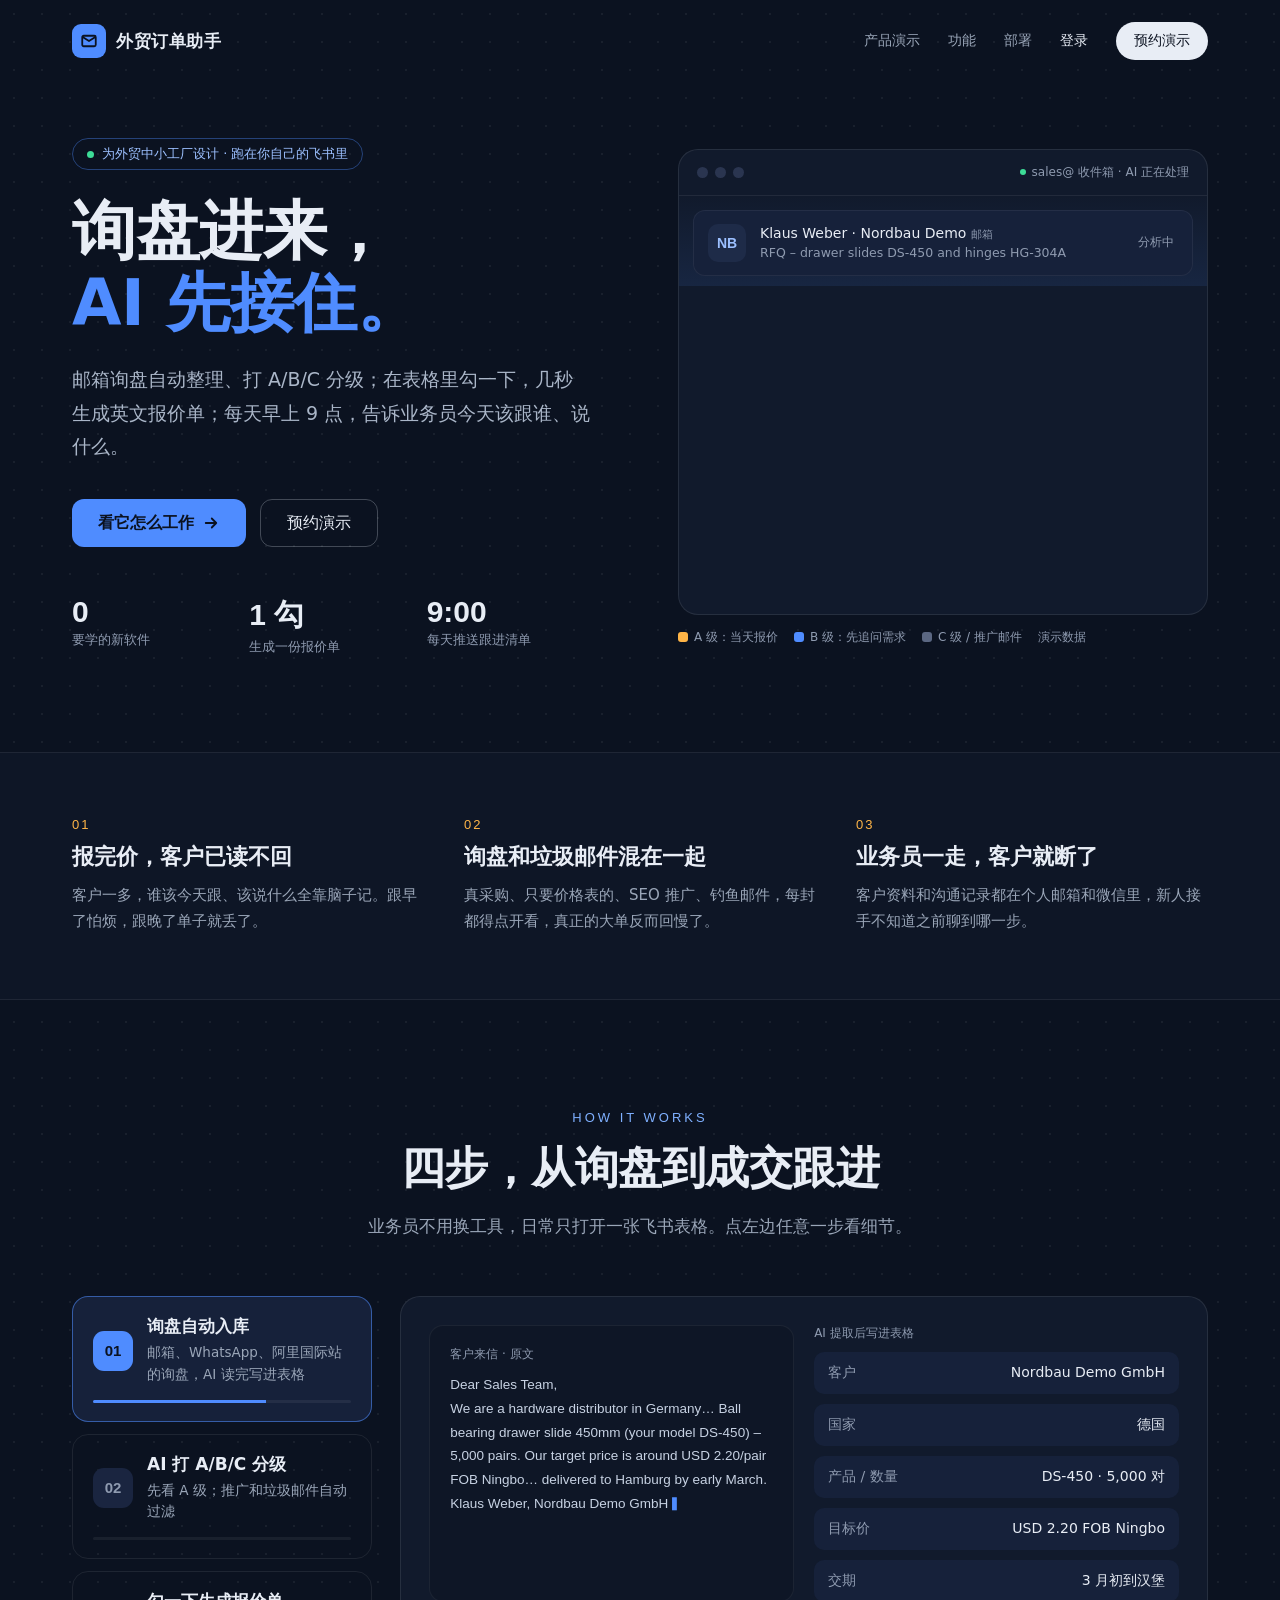
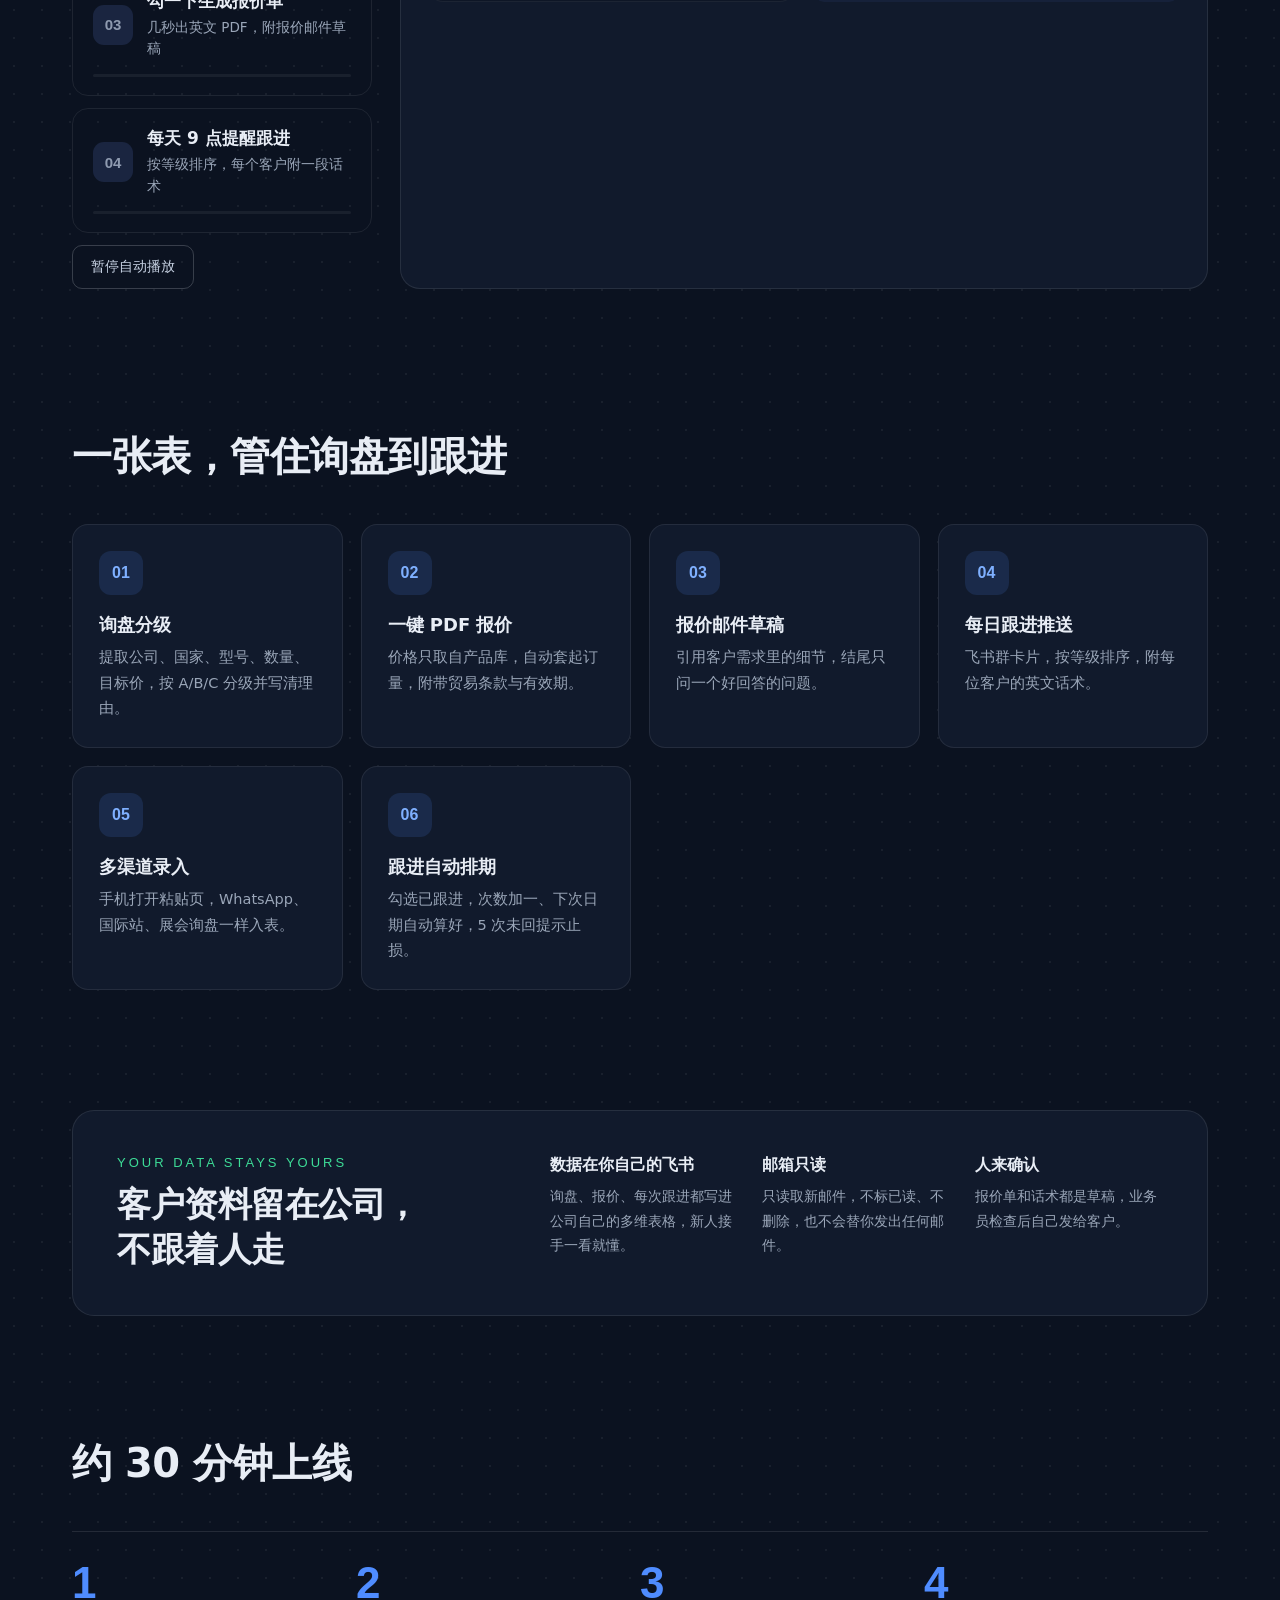
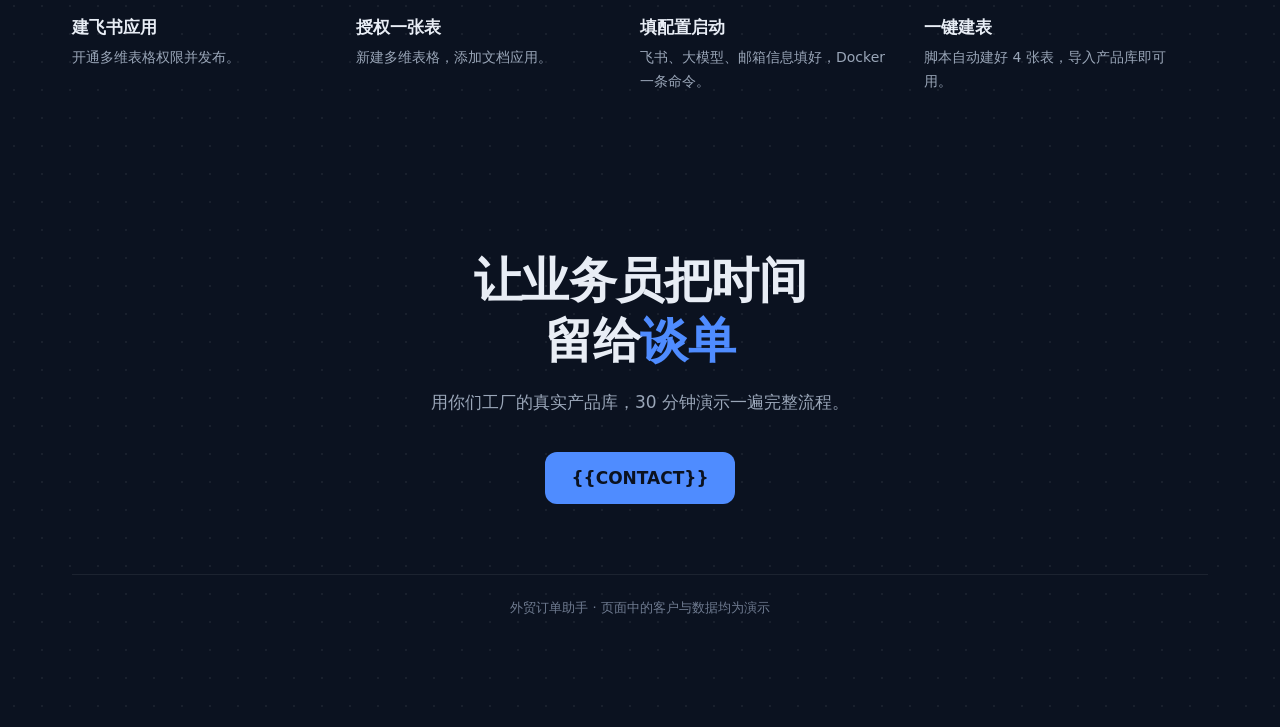
<file: app/static/index.html>
<!doctype html>
<html lang="zh-CN">
<head>
<meta charset="utf-8">
<meta name="viewport" content="width=device-width,initial-scale=1">
<title>外贸订单助手 · 询盘分级、一键报价、每日跟进</title>
<meta name="description" content="外贸中小工厂的 AI 订单助手：询盘自动分级、一键生成英文报价单、每天推送跟进提醒，数据留在你自己的飞书。">
<style>
*{box-sizing:border-box}
body{margin:0;background:#0B1220;color:#E8EDF5;font-family:"PingFang SC","Hiragino Sans GB","Microsoft YaHei","Noto Sans SC",system-ui,sans-serif;-webkit-font-smoothing:antialiased}
.num{font-family:"SF Pro Display","Segoe UI",Roboto,"Helvetica Neue",Arial,sans-serif}
a{color:#7FB0FF}
.wrap{max-width:1200px;margin:0 auto;padding-left:32px;padding-right:32px}
.bg{background-image:radial-gradient(rgba(255,255,255,.06) 1px,transparent 1px);background-size:28px 28px}
.muted{color:#9AA6B8}
.card{background:#111A2C;border:1px solid rgba(255,255,255,.09);border-radius:20px}
.btn{display:inline-flex;align-items:center;gap:8px;min-height:48px;padding:0 26px;border-radius:12px;text-decoration:none;font-weight:700;font-size:16px}
.btn-primary{background:#4F8CFF;color:#0B1220}
.btn-ghost{border:1px solid rgba(232,237,245,.25);color:#E8EDF5;font-weight:500}
h1,h2{margin:0;font-weight:900;letter-spacing:-.5px}
@keyframes rise{from{opacity:0;transform:translateY(14px)}to{opacity:1;transform:none}}
@keyframes pop{0%{opacity:0;transform:scale(.6)}70%{transform:scale(1.12)}100%{opacity:1;transform:scale(1)}}
@keyframes pulse{0%,100%{opacity:1}50%{opacity:.35}}
@keyframes scan{0%{transform:translateY(-100%)}100%{transform:translateY(420%)}}
@keyframes blink{0%,100%{opacity:1}50%{opacity:0}}
.rise{animation:rise .55s cubic-bezier(.2,.8,.2,1) both}
.pop{animation:pop .45s cubic-bezier(.2,.8,.2,1) both}
.live{animation:pulse 1.6s ease-in-out infinite}
.caret{animation:blink 1s step-end infinite}
.dot{width:7px;height:7px;border-radius:50%;background:#3DDC97;display:inline-block}
.badge{flex:none;min-width:44px;text-align:center;padding:5px 10px;border-radius:8px;font-weight:700;font-size:13px}
.lv-A{background:#FFB547;color:#2A1A00}.lv-B{background:#4F8CFF;color:#06142E}.lv-C{background:#5B6782;color:#E8EDF5}.lv-X{background:#2A3550;color:#AAB6C8}
.mail{display:flex;align-items:center;gap:14px;padding:13px 14px;border-radius:12px;background:#16213A;border:1px solid rgba(255,255,255,.06)}
.ava{width:38px;height:38px;flex:none;border-radius:10px;background:#1E2B48;color:#9CC0FF;display:flex;align-items:center;justify-content:center;font-weight:700;font-size:14px}
.ell{white-space:nowrap;overflow:hidden;text-overflow:ellipsis}
.step{display:block;width:100%;min-height:44px;text-align:left;cursor:pointer;font-family:inherit;padding:18px 20px;border-radius:16px;background:transparent;border:1px solid rgba(255,255,255,.08);color:inherit;transition:background .3s,border-color .3s}
.step.on{background:#16213A;border-color:rgba(79,140,255,.55)}
.step .n{flex:none;width:40px;height:40px;border-radius:11px;display:flex;align-items:center;justify-content:center;font-weight:700;font-size:15px;background:#1A2540;color:#8F9BB0}
.step.on .n{background:#4F8CFF;color:#0B1220}
.bar{margin-top:14px;height:3px;border-radius:3px;background:rgba(255,255,255,.06);overflow:hidden}
.bar i{display:block;height:100%;width:0;background:#4F8CFF;transition:width .6s linear}
.kv{display:flex;justify-content:space-between;gap:12px;padding:12px 14px;background:#16213A;border-radius:10px;font-size:14px}
.row{display:grid;grid-template-columns:2.2fr .7fr 1fr 2.6fr;gap:12px;align-items:center;padding:13px 16px;font-size:13.5px;border-top:1px solid rgba(255,255,255,.06)}
.lvl{display:inline-block;min-width:28px;text-align:center;padding:2px 8px;border-radius:6px;font-weight:700;font-size:12px}
.feat{background:#111A2C;border:1px solid rgba(255,255,255,.08);border-radius:16px;padding:26px}
.feat .k{width:44px;height:44px;border-radius:12px;background:rgba(79,140,255,.14);color:#7FB0FF;display:flex;align-items:center;justify-content:center;font-weight:700}
.grid-auto{display:grid;gap:18px;grid-template-columns:repeat(auto-fit,minmax(260px,1fr))}
.screen{display:none}.screen.on{display:block}
@media (max-width:640px){h1{font-size:42px!important}.hide-sm{display:none}}
</style>
</head>
<body>
<div class="bg">

<header class="wrap" style="padding-top:22px;padding-bottom:22px;display:flex;flex-wrap:wrap;align-items:center;justify-content:space-between;gap:16px">
  <div style="display:flex;align-items:center;gap:10px">
    <div style="width:34px;height:34px;border-radius:9px;background:#4F8CFF;display:flex;align-items:center;justify-content:center">
      <svg width="18" height="18" viewBox="0 0 24 24" fill="none" stroke="#0B1220" stroke-width="2.4" stroke-linecap="round" stroke-linejoin="round" aria-hidden="true"><path d="M4 7l8 5 8-5"/><rect x="3" y="5" width="18" height="14" rx="2"/></svg>
    </div>
    <span style="font-weight:700;font-size:17px;letter-spacing:.5px">外贸订单助手</span>
  </div>
  <nav style="display:flex;flex-wrap:wrap;align-items:center;gap:28px;font-size:14px">
    <a class="hide-sm" href="#demo" style="color:#9AA6B8;text-decoration:none">产品演示</a>
    <a class="hide-sm" href="#features" style="color:#9AA6B8;text-decoration:none">功能</a>
    <a class="hide-sm" href="#deploy" style="color:#9AA6B8;text-decoration:none">部署</a>
    <a href="/app" style="color:#E8EDF5;text-decoration:none">登录</a>
    <a href="#contact" style="color:#0B1220;background:#E8EDF5;text-decoration:none;padding:10px 18px;border-radius:999px;font-weight:500">预约演示</a>
  </nav>
</header>

<section class="wrap" style="padding-top:56px;padding-bottom:96px;display:flex;flex-wrap:wrap;align-items:center;gap:56px">
  <div style="flex:1 1 460px;min-width:0">
    <div class="rise" style="display:inline-flex;align-items:center;gap:8px;padding:6px 14px;border:1px solid rgba(79,140,255,.4);border-radius:999px;font-size:13px;color:#9CC0FF">
      <span class="dot live"></span>为外贸中小工厂设计 · 跑在你自己的飞书里
    </div>
    <h1 class="rise" style="margin-top:26px;font-size:64px;line-height:1.12;animation-delay:.08s">询盘进来，<br><span style="color:#4F8CFF">AI 先接住。</span></h1>
    <p class="rise muted" style="margin:24px 0 0;font-size:19px;line-height:1.75;max-width:520px;color:#AAB6C8;animation-delay:.16s">邮箱询盘自动整理、打 A/B/C 分级；在表格里勾一下，几秒生成英文报价单；每天早上 9 点，告诉业务员今天该跟谁、说什么。</p>
    <div class="rise" style="display:flex;flex-wrap:wrap;gap:14px;margin-top:36px;animation-delay:.24s">
      <a class="btn btn-primary" href="#demo">看它怎么工作
        <svg width="18" height="18" viewBox="0 0 24 24" fill="none" stroke="currentColor" stroke-width="2.4" stroke-linecap="round" stroke-linejoin="round" aria-hidden="true"><path d="M5 12h14M13 6l6 6-6 6"/></svg></a>
      <a class="btn btn-ghost" href="#contact">预约演示</a>
    </div>
    <div class="rise" style="display:grid;grid-template-columns:repeat(3,minmax(0,1fr));gap:12px;margin-top:48px;max-width:520px;animation-delay:.32s">
      <div><div class="num" style="font-size:30px;font-weight:700">0</div><div style="font-size:13px;color:#8F9BB0;margin-top:2px">要学的新软件</div></div>
      <div><div class="num" style="font-size:30px;font-weight:700">1 勾</div><div style="font-size:13px;color:#8F9BB0;margin-top:2px">生成一份报价单</div></div>
      <div><div class="num" style="font-size:30px;font-weight:700">9:00</div><div style="font-size:13px;color:#8F9BB0;margin-top:2px">每天推送跟进清单</div></div>
    </div>
  </div>

  <div style="flex:1 1 440px;min-width:0">
    <div class="card" style="position:relative;overflow:hidden">
      <div style="display:flex;align-items:center;justify-content:space-between;padding:14px 18px;border-bottom:1px solid rgba(255,255,255,.07)">
        <div style="display:flex;gap:7px"><span style="width:11px;height:11px;border-radius:50%;background:#2A3550"></span><span style="width:11px;height:11px;border-radius:50%;background:#2A3550"></span><span style="width:11px;height:11px;border-radius:50%;background:#2A3550"></span></div>
        <div style="font-size:12px;color:#8F9BB0;display:flex;align-items:center;gap:6px"><span class="dot live" style="width:6px;height:6px"></span>sales@ 收件箱 · AI 正在处理</div>
      </div>
      <div style="position:relative;padding:14px;min-height:418px">
        <div style="position:absolute;left:0;right:0;top:0;height:90px;background:linear-gradient(180deg,rgba(79,140,255,0) 0%,rgba(79,140,255,.10) 100%);animation:scan 3.2s linear infinite;pointer-events:none"></div>
        <div id="inbox" style="display:flex;flex-direction:column;gap:10px"></div>
      </div>
    </div>
    <div style="display:flex;flex-wrap:wrap;gap:16px;margin-top:14px;font-size:12px;color:#8F9BB0">
      <span style="display:inline-flex;align-items:center;gap:6px"><span style="width:10px;height:10px;border-radius:3px;background:#FFB547"></span>A 级：当天报价</span>
      <span style="display:inline-flex;align-items:center;gap:6px"><span style="width:10px;height:10px;border-radius:3px;background:#4F8CFF"></span>B 级：先追问需求</span>
      <span style="display:inline-flex;align-items:center;gap:6px"><span style="width:10px;height:10px;border-radius:3px;background:#5B6782"></span>C 级 / 推广邮件</span>
      <span>演示数据</span>
    </div>
  </div>
</section>

<section style="border-top:1px solid rgba(255,255,255,.07);border-bottom:1px solid rgba(255,255,255,.07);background:#0E1626">
  <div class="wrap" style="padding-top:64px;padding-bottom:64px;display:grid;grid-template-columns:repeat(auto-fit,minmax(260px,1fr));gap:40px">
    <div><div class="num" style="font-size:13px;color:#FFB547;letter-spacing:2px">01</div><div style="font-size:22px;font-weight:700;margin-top:10px">报完价，客户已读不回</div><p class="muted" style="margin:10px 0 0;font-size:15px;line-height:1.75">客户一多，谁该今天跟、该说什么全靠脑子记。跟早了怕烦，跟晚了单子就丢了。</p></div>
    <div><div class="num" style="font-size:13px;color:#FFB547;letter-spacing:2px">02</div><div style="font-size:22px;font-weight:700;margin-top:10px">询盘和垃圾邮件混在一起</div><p class="muted" style="margin:10px 0 0;font-size:15px;line-height:1.75">真采购、只要价格表的、SEO 推广、钓鱼邮件，每封都得点开看，真正的大单反而回慢了。</p></div>
    <div><div class="num" style="font-size:13px;color:#FFB547;letter-spacing:2px">03</div><div style="font-size:22px;font-weight:700;margin-top:10px">业务员一走，客户就断了</div><p class="muted" style="margin:10px 0 0;font-size:15px;line-height:1.75">客户资料和沟通记录都在个人邮箱和微信里，新人接手不知道之前聊到哪一步。</p></div>
  </div>
</section>

<section id="demo" class="wrap" style="padding-top:110px;padding-bottom:40px">
  <div style="text-align:center">
    <div class="num" style="font-size:13px;color:#7FB0FF;letter-spacing:3px">HOW IT WORKS</div>
    <h2 style="margin-top:14px;font-size:44px">四步，从询盘到成交跟进</h2>
    <p class="muted" style="margin:14px auto 0;font-size:17px;max-width:620px;line-height:1.7">业务员不用换工具，日常只打开一张飞书表格。点左边任意一步看细节。</p>
  </div>
  <div style="display:flex;flex-wrap:wrap;gap:28px;margin-top:56px">
    <div style="flex:1 1 300px;min-width:0;display:flex;flex-direction:column;gap:12px">
      <div id="steps" style="display:flex;flex-direction:column;gap:12px"></div>
      <button id="autoBtn" type="button" style="align-self:flex-start;min-height:44px;padding:0 18px;border-radius:10px;border:1px solid rgba(232,237,245,.2);background:transparent;color:#C7D2E3;font-family:inherit;font-size:14px;cursor:pointer">暂停自动播放</button>
    </div>
    <div class="card" style="flex:999 1 560px;min-width:0;padding:28px;min-height:470px">

      <div class="screen" data-s="0">
        <div style="display:flex;flex-wrap:wrap;gap:20px">
          <div style="flex:1 1 260px;min-width:0;background:#0E1626;border-radius:14px;padding:20px;border:1px solid rgba(255,255,255,.06)">
            <div style="font-size:12px;color:#8F9BB0">客户来信 · 原文</div>
            <div class="num" style="font-size:13.5px;line-height:1.75;color:#C7D2E3;margin-top:10px">Dear Sales Team,<br>We are a hardware distributor in Germany… Ball bearing drawer slide 450mm (your model DS-450) – 5,000 pairs. Our target price is around USD 2.20/pair FOB Ningbo… delivered to Hamburg by early March.<br>Klaus Weber, Nordbau Demo GmbH<span class="caret" style="color:#4F8CFF">▍</span></div>
          </div>
          <div style="flex:1 1 260px;min-width:0;display:flex;flex-direction:column;gap:10px">
            <div style="font-size:12px;color:#8F9BB0">AI 提取后写进表格</div>
            <div class="kv rise" style="animation-delay:.1s"><span style="color:#8F9BB0">客户</span><span>Nordbau Demo GmbH</span></div>
            <div class="kv rise" style="animation-delay:.2s"><span style="color:#8F9BB0">国家</span><span>德国</span></div>
            <div class="kv rise" style="animation-delay:.3s"><span style="color:#8F9BB0">产品 / 数量</span><span>DS-450 · 5,000 对</span></div>
            <div class="kv rise" style="animation-delay:.4s"><span style="color:#8F9BB0">目标价</span><span>USD 2.20 FOB Ningbo</span></div>
            <div class="kv rise" style="animation-delay:.5s"><span style="color:#8F9BB0">交期</span><span>3 月初到汉堡</span></div>
          </div>
        </div>
      </div>

      <div class="screen" data-s="1">
        <div style="display:flex;justify-content:space-between;align-items:center;flex-wrap:wrap;gap:10px">
          <div style="font-size:12px;color:#8F9BB0">飞书多维表格 ·「询盘客户」</div>
          <div style="font-size:12px;color:#FFB547;display:inline-flex;align-items:center;gap:6px"><span class="dot live" style="width:6px;height:6px;background:#FFB547"></span>A 级询盘已推送到飞书群</div>
        </div>
        <div style="overflow-x:auto;margin-top:14px;border-radius:12px;border:1px solid rgba(255,255,255,.07)">
          <div style="min-width:560px">
            <div class="row" style="border-top:0;font-size:12px;color:#8F9BB0;background:#0E1626"><span>客户公司</span><span>等级</span><span>国家</span><span>AI 摘要</span></div>
            <div id="rows"></div>
          </div>
        </div>
        <div style="margin-top:16px;font-size:13px;color:#8F9BB0">推广、SEO、钓鱼邮件被识别为“非询盘”，不进表。分级标准按行业可调。</div>
      </div>

      <div class="screen" data-s="2">
        <div style="display:flex;flex-wrap:wrap;gap:22px;align-items:flex-start">
          <div style="flex:1 1 220px;min-width:0;display:flex;flex-direction:column;gap:12px">
            <div style="font-size:12px;color:#8F9BB0">在表格里勾选</div>
            <div style="display:flex;align-items:center;gap:12px;padding:14px;background:#16213A;border-radius:12px;border:1px solid rgba(79,140,255,.5)">
              <div class="pop" style="width:22px;height:22px;border-radius:6px;background:#4F8CFF;display:flex;align-items:center;justify-content:center"><svg width="14" height="14" viewBox="0 0 24 24" fill="none" stroke="#0B1220" stroke-width="3.2" stroke-linecap="round" stroke-linejoin="round" aria-hidden="true"><path d="M5 12l5 5 9-10"/></svg></div>
              <span style="font-size:15px;font-weight:500">生成报价单</span>
            </div>
            <div class="rise" style="padding:14px;background:#16213A;border-radius:12px;font-size:13.5px;line-height:1.7;color:#C7D2E3;animation-delay:.25s"><span style="color:#8F9BB0">自动完成：</span><br>按产品库价格报价<br>数量低于起订量自动按起订量<br>PDF 写回表格附件<br>写好英文报价邮件草稿</div>
          </div>
          <div class="rise num" style="flex:2 1 320px;min-width:0;background:#fff;color:#1D2433;border-radius:8px;padding:22px;font-size:12px;animation-delay:.35s">
            <div style="display:flex;justify-content:space-between;align-items:flex-start;gap:12px">
              <div><div style="color:#1F3A5F;font-weight:700;font-size:15px">Demo Hardware Co., Ltd.</div><div style="color:#5B6573;margin-top:2px">Ningbo, China</div></div>
              <div style="color:#1F3A5F;font-weight:700;font-size:20px">QUOTATION</div>
            </div>
            <div style="height:2px;background:#1F3A5F;margin:12px 0"></div>
            <div style="display:flex;justify-content:space-between;color:#5B6573;gap:8px;flex-wrap:wrap"><span>To: Nordbau Demo Handel GmbH</span><span>No. Q20261119-001</span></div>
            <div style="margin-top:12px">
              <div style="display:grid;grid-template-columns:1fr 2fr 1fr 1fr;gap:8px;background:#1F3A5F;color:#fff;padding:7px 8px"><span>Model</span><span>Description</span><span style="text-align:right">Qty</span><span style="text-align:right">Amount</span></div>
              <div style="display:grid;grid-template-columns:1fr 2fr 1fr 1fr;gap:8px;padding:7px 8px;border-bottom:1px solid #D5DBE3"><span>HG-304A</span><span>Door hinge 4"</span><span style="text-align:right">8,000</span><span style="text-align:right">6,880.00</span></div>
              <div style="display:grid;grid-template-columns:1fr 2fr 1fr 1fr;gap:8px;padding:7px 8px;background:#EEF2F7"><span>DS-450</span><span>Drawer slide 450mm</span><span style="text-align:right">5,000</span><span style="text-align:right">11,750.00</span></div>
              <div style="display:flex;justify-content:flex-end;gap:18px;padding:10px 8px 0;font-weight:700;color:#1F3A5F;font-size:14px"><span>TOTAL</span><span>USD 18,630.00</span></div>
            </div>
          </div>
        </div>
      </div>

      <div class="screen" data-s="3">
        <div style="display:flex;flex-wrap:wrap;gap:28px;align-items:center;justify-content:center">
          <div style="flex:0 0 300px;max-width:100%;background:#05080F;border-radius:34px;padding:12px;border:1px solid rgba(255,255,255,.12)">
            <div style="background:#F4F6FA;border-radius:24px;padding:16px 14px;min-height:380px;color:#1D2433">
              <div style="font-size:11px;color:#5B6573;text-align:center">飞书 · 外贸团队群</div>
              <div class="rise" style="margin-top:12px;background:#fff;border-radius:12px;overflow:hidden;border:1px solid #E3E8F0;animation-delay:.15s">
                <div style="background:#185FA5;color:#fff;padding:9px 12px;font-size:13px;font-weight:700"><span id="today">今日</span> 跟进提醒</div>
                <div style="padding:10px 12px;font-size:12px;line-height:1.6">
                  <div style="font-weight:700">今天要跟进 3 位客户</div>
                  <div style="margin-top:8px;font-weight:700">1. Lumière Maison Demo</div>
                  <div style="color:#5B6573">法国 · A级 · 已3天未联系</div>
                  <div class="num" style="color:#3A4352;background:#F1F4F9;border-radius:6px;padding:6px 8px;margin-top:4px">Our production slot for next month is filling up — shall I reserve capacity for you?</div>
                  <div style="margin-top:8px;font-weight:700">2. Gulf Build Demo</div>
                  <div style="color:#5B6573">阿联酋 · B级 · 第2次 · 送样品</div>
                  <div style="margin-top:8px;font-weight:700">3. Polska Meble Demo <span style="background:#FCEBEB;color:#791F1F;border-radius:999px;padding:1px 7px;font-size:11px">建议止损</span></div>
                </div>
              </div>
            </div>
          </div>
          <div style="flex:1 1 260px;min-width:0">
            <div style="font-size:26px;font-weight:900;line-height:1.35">每次跟进，都给客户<br><span style="color:#FFB547">一个新的回复理由</span></div>
            <p class="muted" style="font-size:15px;line-height:1.8;margin:14px 0 0">不发 “Any update?”。第 1 次提产能排期，第 2 次送样品，第 3 次给小批量试单；5 次没回，礼貌收尾、转入低频维护。</p>
            <p class="muted" style="font-size:15px;line-height:1.8;margin:10px 0 0">跟进完在表格里勾“已跟进”，下次日期自动排好：A 级 2/3/5/7/10 天。</p>
          </div>
        </div>
      </div>

    </div>
  </div>
</section>

<section id="features" class="wrap" style="padding-top:100px;padding-bottom:40px">
  <h2 style="font-size:40px">一张表，管住询盘到跟进</h2>
  <div class="grid-auto" style="margin-top:40px">
    <div class="feat"><div class="k num">01</div><div style="font-size:18px;font-weight:700;margin-top:18px">询盘分级</div><div class="muted" style="font-size:14.5px;line-height:1.75;margin-top:8px">提取公司、国家、型号、数量、目标价，按 A/B/C 分级并写清理由。</div></div>
    <div class="feat"><div class="k num">02</div><div style="font-size:18px;font-weight:700;margin-top:18px">一键 PDF 报价</div><div class="muted" style="font-size:14.5px;line-height:1.75;margin-top:8px">价格只取自产品库，自动套起订量，附带贸易条款与有效期。</div></div>
    <div class="feat"><div class="k num">03</div><div style="font-size:18px;font-weight:700;margin-top:18px">报价邮件草稿</div><div class="muted" style="font-size:14.5px;line-height:1.75;margin-top:8px">引用客户需求里的细节，结尾只问一个好回答的问题。</div></div>
    <div class="feat"><div class="k num">04</div><div style="font-size:18px;font-weight:700;margin-top:18px">每日跟进推送</div><div class="muted" style="font-size:14.5px;line-height:1.75;margin-top:8px">飞书群卡片，按等级排序，附每位客户的英文话术。</div></div>
    <div class="feat"><div class="k num">05</div><div style="font-size:18px;font-weight:700;margin-top:18px">多渠道录入</div><div class="muted" style="font-size:14.5px;line-height:1.75;margin-top:8px">手机打开粘贴页，WhatsApp、国际站、展会询盘一样入表。</div></div>
    <div class="feat"><div class="k num">06</div><div style="font-size:18px;font-weight:700;margin-top:18px">跟进自动排期</div><div class="muted" style="font-size:14.5px;line-height:1.75;margin-top:8px">勾选已跟进，次数加一、下次日期自动算好，5 次未回提示止损。</div></div>
  </div>
</section>

<section class="wrap" style="padding-top:80px;padding-bottom:40px">
  <div class="card" style="border-radius:22px;padding:44px;display:flex;flex-wrap:wrap;gap:36px">
    <div style="flex:1 1 300px;min-width:0">
      <div class="num" style="font-size:13px;color:#3DDC97;letter-spacing:3px">YOUR DATA STAYS YOURS</div>
      <h2 style="margin-top:12px;font-size:34px;line-height:1.3">客户资料留在公司，<br>不跟着人走</h2>
    </div>
    <div style="flex:2 1 420px;min-width:0;display:grid;grid-template-columns:repeat(auto-fit,minmax(180px,1fr));gap:24px">
      <div><div style="font-size:16px;font-weight:700">数据在你自己的飞书</div><div class="muted" style="font-size:14px;line-height:1.75;margin-top:8px">询盘、报价、每次跟进都写进公司自己的多维表格，新人接手一看就懂。</div></div>
      <div><div style="font-size:16px;font-weight:700">邮箱只读</div><div class="muted" style="font-size:14px;line-height:1.75;margin-top:8px">只读取新邮件，不标已读、不删除，也不会替你发出任何邮件。</div></div>
      <div><div style="font-size:16px;font-weight:700">人来确认</div><div class="muted" style="font-size:14px;line-height:1.75;margin-top:8px">报价单和话术都是草稿，业务员检查后自己发给客户。</div></div>
    </div>
  </div>
</section>

<section id="deploy" class="wrap" style="padding-top:80px;padding-bottom:40px">
  <h2 style="font-size:40px">约 30 分钟上线</h2>
  <div style="display:grid;grid-template-columns:repeat(auto-fit,minmax(230px,1fr));margin-top:40px;border-top:1px solid rgba(255,255,255,.1)">
    <div style="padding:26px 24px 26px 0"><div class="num" style="font-size:44px;font-weight:700;color:#4F8CFF">1</div><div style="font-size:17px;font-weight:700;margin-top:8px">建飞书应用</div><div class="muted" style="font-size:14px;line-height:1.75;margin-top:6px">开通多维表格权限并发布。</div></div>
    <div style="padding:26px 24px 26px 0"><div class="num" style="font-size:44px;font-weight:700;color:#4F8CFF">2</div><div style="font-size:17px;font-weight:700;margin-top:8px">授权一张表</div><div class="muted" style="font-size:14px;line-height:1.75;margin-top:6px">新建多维表格，添加文档应用。</div></div>
    <div style="padding:26px 24px 26px 0"><div class="num" style="font-size:44px;font-weight:700;color:#4F8CFF">3</div><div style="font-size:17px;font-weight:700;margin-top:8px">填配置启动</div><div class="muted" style="font-size:14px;line-height:1.75;margin-top:6px">飞书、大模型、邮箱信息填好，Docker 一条命令。</div></div>
    <div style="padding:26px 24px 26px 0"><div class="num" style="font-size:44px;font-weight:700;color:#4F8CFF">4</div><div style="font-size:17px;font-weight:700;margin-top:8px">一键建表</div><div class="muted" style="font-size:14px;line-height:1.75;margin-top:6px">脚本自动建好 4 张表，导入产品库即可用。</div></div>
  </div>
</section>

<section id="contact" class="wrap" style="padding-top:90px;padding-bottom:110px;text-align:center">
  <h2 style="font-size:48px;line-height:1.25">让业务员把时间<br>留给<span style="color:#4F8CFF">谈单</span></h2>
  <p class="muted" style="margin:18px auto 0;font-size:17px;max-width:560px;line-height:1.75">用你们工厂的真实产品库，30 分钟演示一遍完整流程。</p>
  <div style="display:flex;justify-content:center;flex-wrap:wrap;gap:14px;margin-top:34px">
    <a class="btn btn-primary" href="#demo" style="min-height:52px;font-size:17px">{{CONTACT}}</a>
  </div>
  <div style="margin-top:70px;padding-top:24px;border-top:1px solid rgba(255,255,255,.07);font-size:13px;color:#6F7B90">外贸订单助手 · 页面中的客户与数据均为演示</div>
</section>

</div>
<script>
(function () {
  var MAILS = [
    ['NB', 'Klaus Weber · Nordbau Demo', '邮箱', 'RFQ – drawer slides DS-450 and hinges HG-304A', '德国 · DS-450 5,000 对 · 目标价 USD 2.20', 'A', 'A'],
    ['SE', 'Digital Growth Agency', '邮箱', 'Get your website on Google page 1 in 30 days', '推广邮件，已过滤，不进表', '过滤', 'X'],
    ['CK', 'Emma · Coastal Kitchens Demo', '邮箱', 'Soft close hinges inquiry', '澳大利亚 · 缓冲铰链 · 数量未给，先追问', 'B', 'B'],
    ['FA', 'Carlos · Ferretería Andes Demo', 'WhatsApp', 'Aluminum handle PH-128 3000 pcs, CIF San Antonio', '智利 · PH-128 / PH-160 · 要样品', 'A', 'A'],
    ['MK', 'mike.trading.demo@gmail.com', '邮箱', 'price list', '只要价格表，信息很少', 'C', 'C']
  ];
  var STEPS = [
    ['询盘自动入库', '邮箱、WhatsApp、阿里国际站的询盘，AI 读完写进表格'],
    ['AI 打 A/B/C 分级', '先看 A 级；推广和垃圾邮件自动过滤'],
    ['勾一下生成报价单', '几秒出英文 PDF，附报价邮件草稿'],
    ['每天 9 点提醒跟进', '按等级排序，每个客户附一段话术']
  ];
  var ROWS = [
    ['Nordbau Demo Handel GmbH', 'A', '德国', 'DS-450 5000对，目标价 2.20，3月初交货'],
    ['Ferretería Andes Demo', 'A', '智利', 'PH-128 3000个，CIF，要先寄样品'],
    ['HomeFix Demo Supplies', 'B', '英国', 'DS-500 试单 300对，低于起订量'],
    ['Coastal Kitchens Demo', 'B', '澳大利亚', '缓冲铰链，数量未给，先追问'],
    ['mike.trading.demo@gmail', 'C', '—', '只要目录和价格表']
  ];
  function esc(s) { return String(s).replace(/[&<>"]/g, function (c) { return { '&': '&amp;', '<': '&lt;', '>': '&gt;', '"': '&quot;' }[c]; }); }

  var d = new Date();
  document.getElementById('today').textContent = (d.getMonth() + 1) + '月' + d.getDate() + '日';

  var inbox = document.getElementById('inbox');
  var nodes = MAILS.map(function (m) {
    var el = document.createElement('div');
    el.className = 'mail rise';
    el.style.display = 'none';
    el.innerHTML = '<div class="ava num">' + esc(m[0]) + '</div>' +
      '<div style="flex:1;min-width:0"><div class="ell" style="font-size:14px;font-weight:500">' + esc(m[1]) +
      ' <span style="font-size:11px;color:#8F9BB0;font-weight:400">' + esc(m[2]) + '</span></div>' +
      '<div class="ell" style="font-size:12.5px;color:#8F9BB0;margin-top:3px">' + esc(m[3]) + '</div>' +
      '<div class="ai rise" style="font-size:12px;color:#C7D2E3;margin-top:6px;display:none">' + esc(m[4]) + '</div></div>' +
      '<div class="wait live" style="width:44px;text-align:center;font-size:12px;color:#8F9BB0">分析中</div>' +
      '<div class="badge pop num lv-' + m[6] + '" style="display:none">' + esc(m[5]) + '</div>';
    inbox.appendChild(el);
    return el;
  });

  document.getElementById('rows').innerHTML = ROWS.map(function (r, i) {
    return '<div class="row rise" style="animation-delay:' + (i * 0.09) + 's"><span class="ell">' + esc(r[0]) +
      '</span><span><span class="lvl num lv-' + r[1] + '">' + r[1] + '</span></span><span style="color:#C7D2E3">' +
      esc(r[2]) + '</span><span class="ell" style="color:#9AA6B8">' + esc(r[3]) + '</span></div>';
  }).join('');

  var stepsBox = document.getElementById('steps');
  var stepBtns = STEPS.map(function (s, i) {
    var b = document.createElement('button');
    b.type = 'button';
    b.className = 'step';
    b.innerHTML = '<div style="display:flex;align-items:center;gap:14px"><div class="n num">0' + (i + 1) + '</div>' +
      '<div style="min-width:0"><div style="font-size:17px;font-weight:700">' + esc(s[0]) + '</div>' +
      '<div style="font-size:13.5px;color:#9AA6B8;margin-top:4px;line-height:1.6">' + esc(s[1]) + '</div></div></div>' +
      '<div class="bar"><i></i></div>';
    b.addEventListener('click', function () { auto = false; setStep(i); within = 3; paintBars(); autoBtn.textContent = '继续自动播放'; });
    stepsBox.appendChild(b);
    return b;
  });
  var screens = Array.prototype.slice.call(document.querySelectorAll('.screen'));
  var autoBtn = document.getElementById('autoBtn');
  var step = 0, within = 1, auto = true, tick = 0;

  function restart(el) { el.style.animation = 'none'; void el.offsetWidth; el.style.animation = ''; }
  function setStep(i) {
    step = i;
    stepBtns.forEach(function (b, j) { b.classList.toggle('on', j === i); });
    screens.forEach(function (s) {
      var on = Number(s.getAttribute('data-s')) === i;
      s.classList.toggle('on', on);
      if (on) s.querySelectorAll('.rise,.pop').forEach(restart);
    });
  }
  function paintBars() {
    stepBtns.forEach(function (b, j) {
      var w = j < step ? 100 : j > step ? 0 : (auto ? Math.round(within / 3 * 100) : 100);
      b.querySelector('.bar i').style.width = w + '%';
    });
  }
  autoBtn.addEventListener('click', function () {
    auto = !auto;
    autoBtn.textContent = auto ? '暂停自动播放' : '继续自动播放';
    within = 1; paintBars();
  });

  function paintInbox() {
    var phase = tick % 14;
    nodes.forEach(function (el, i) {
      var shown = phase >= i * 2 + 1, graded = phase >= i * 2 + 2;
      if (shown && el.style.display === 'none') { el.style.display = 'flex'; restart(el); }
      if (!shown) el.style.display = 'none';
      el.querySelector('.wait').style.display = shown && !graded ? 'block' : 'none';
      var badge = el.querySelector('.badge'), ai = el.querySelector('.ai');
      if (graded && badge.style.display === 'none') { badge.style.display = 'block'; ai.style.display = 'block'; restart(badge); restart(ai); }
      if (!graded) { badge.style.display = 'none'; ai.style.display = 'none'; }
    });
  }

  var reduce = window.matchMedia && window.matchMedia('(prefers-reduced-motion: reduce)').matches;
  setStep(0); paintBars(); paintInbox();
  setInterval(function () {
    tick++;
    paintInbox();
    if (auto && !reduce) {
      within++;
      if (within > 3) { within = 1; setStep((step + 1) % 4); }
      paintBars();
    }
  }, 1700);
})();
</script>
</body>
</html>
</file>
